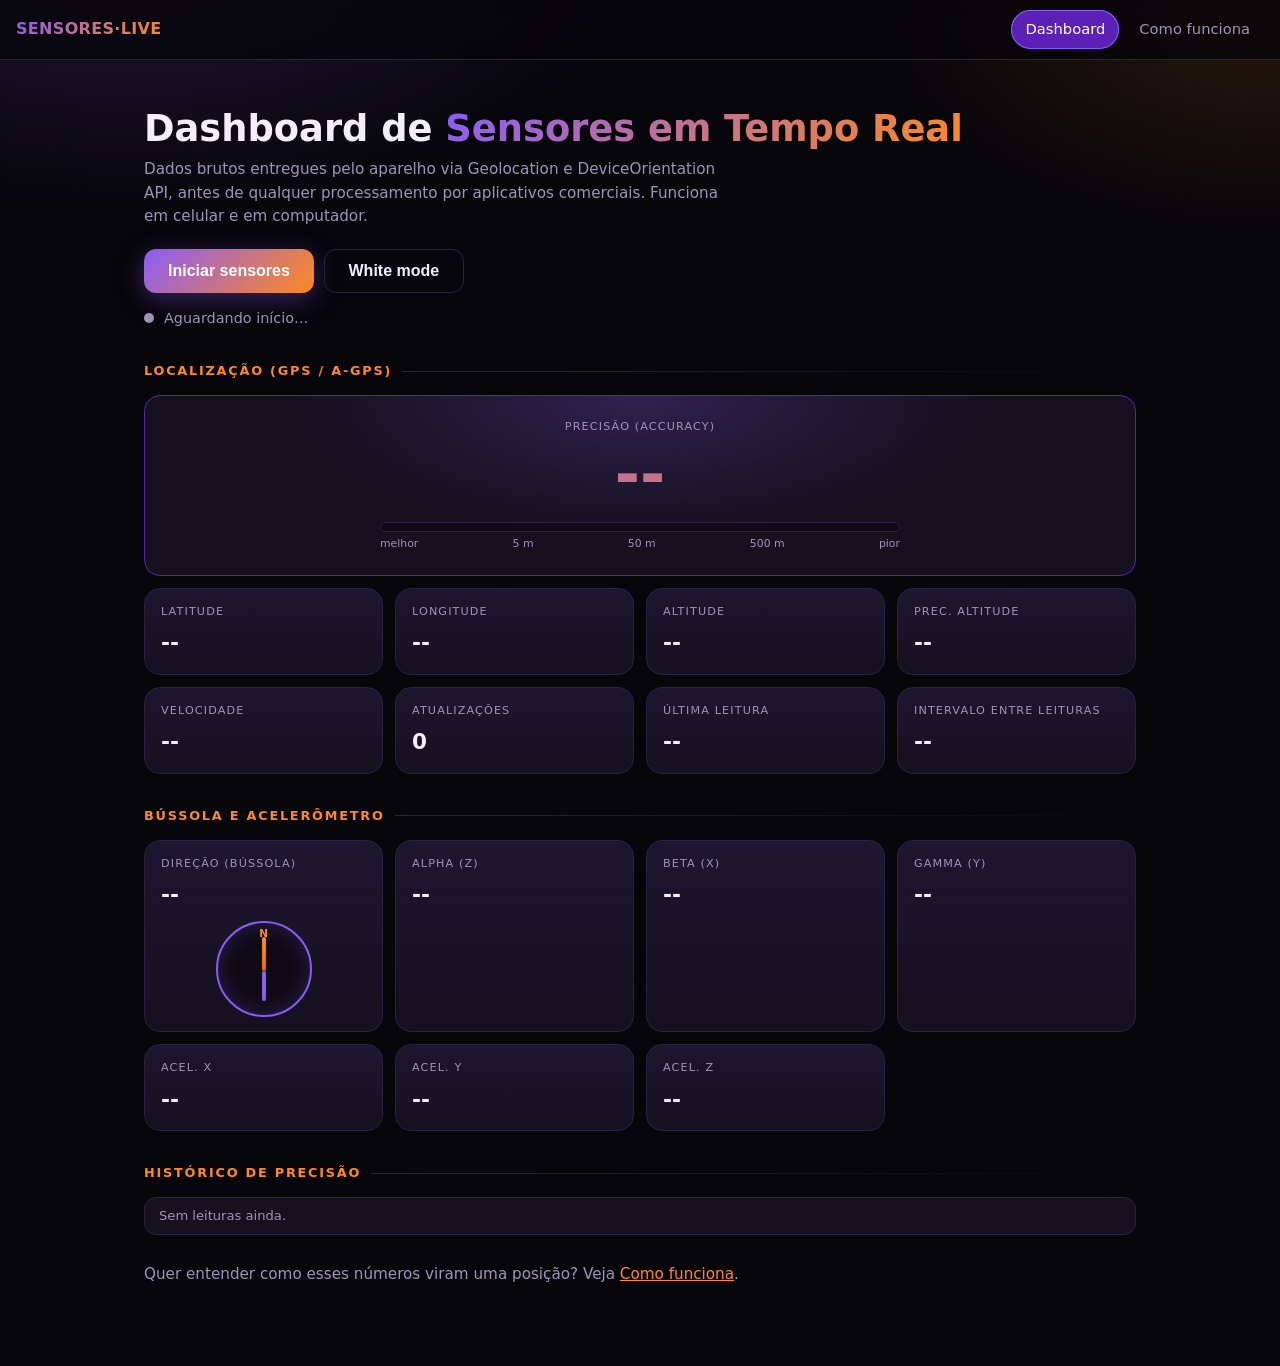
<file: index.html>
<!DOCTYPE html>
<html lang="pt-BR">
<head>
  <meta charset="UTF-8">
  <meta name="viewport" content="width=device-width, initial-scale=1">
  <title>Dashboard de Sensores em Tempo Real</title>
  <link rel="stylesheet" href="style.css">
</head>
<body>
  <nav>
    <span class="brand">SENSORES·LIVE</span>
    <a href="index.html" class="active">Dashboard</a>
    <a href="explicacao.html">Como funciona</a>
  </nav>

  <main>
    <div class="hero">
      <h1>Dashboard de <span>Sensores em Tempo Real</span></h1>
      <div class="sub">Dados brutos entregues pelo aparelho via Geolocation e DeviceOrientation API, antes de qualquer processamento por aplicativos comerciais. Funciona em celular e em computador.</div>
    </div>

    <div class="actions">
      <button id="start">Iniciar sensores</button>
      <button id="stop" class="secondary" hidden>Parar</button>
      <button id="themeToggle" class="theme-switch" type="button">White mode</button>
      <a id="mapLink" href="#" target="_blank" rel="noopener" hidden>Ver no mapa ↗</a>
    </div>
    <div class="statusbar"><span id="dot" class="dot"></span><span id="status">Aguardando início…</span></div>
    <div id="deviceNotice" class="notice" hidden></div>

    <h2>Localização (GPS / A-GPS)</h2>
    <div class="grid">
      <div class="card big">
        <div class="label">Precisão (Accuracy)</div>
        <div class="value" id="accuracy">--</div>
        <div class="quality" id="quality"></div>
        <div class="quality" id="source"></div>
        <div class="meter">
          <div class="meter-track"><div class="meter-fill" id="meterFill"></div></div>
          <div class="meter-scale"><span>melhor</span><span>5 m</span><span>50 m</span><span>500 m</span><span>pior</span></div>
        </div>
      </div>
      <div class="card"><div class="label">Latitude</div><div class="value" id="lat">--</div></div>
      <div class="card"><div class="label">Longitude</div><div class="value" id="lon">--</div></div>
      <div class="card"><div class="label">Altitude</div><div class="value" id="alt">--</div></div>
      <div class="card"><div class="label">Prec. altitude</div><div class="value" id="altAcc">--</div></div>
      <div class="card"><div class="label">Velocidade</div><div class="value" id="speed">--</div></div>
      <div class="card"><div class="label">Atualizações</div><div class="value" id="count">0</div></div>
      <div class="card"><div class="label">Última leitura</div><div class="value" id="time">--</div></div>
      <div class="card"><div class="label">Intervalo entre leituras</div><div class="value" id="interval">--</div></div>
    </div>

    <h2>Bússola e acelerômetro</h2>
    <div id="motionNotice" class="notice warn" hidden></div>
    <div class="grid">
      <div class="card">
        <div class="label">Direção (bússola)</div>
        <div class="value" id="heading">--</div>
        <div id="compass"><div id="needle"></div></div>
      </div>
      <div class="card"><div class="label">Alpha (Z)</div><div class="value" id="alpha">--</div></div>
      <div class="card"><div class="label">Beta (X)</div><div class="value" id="beta">--</div></div>
      <div class="card"><div class="label">Gamma (Y)</div><div class="value" id="gamma">--</div></div>
      <div class="card"><div class="label">Acel. X</div><div class="value" id="ax">--</div></div>
      <div class="card"><div class="label">Acel. Y</div><div class="value" id="ay">--</div></div>
      <div class="card"><div class="label">Acel. Z</div><div class="value" id="az">--</div></div>
    </div>

    <h2>Histórico de precisão</h2>
    <div id="log"></div>

    <p class="sub" style="margin-top:28px">Quer entender como esses números viram uma posição? Veja <a href="explicacao.html">Como funciona</a>.</p>
  </main>

  <script>
    const $ = id => document.getElementById(id);
    const fmt = (v, d = 2) => (v === null || v === undefined || Number.isNaN(v)) ? 'n/d' : v.toFixed(d);
    const withUnit = (v, d, u) => (v === null || v === undefined || Number.isNaN(v))
      ? '<span class="na">não informado</span>'
      : v.toFixed(d) + '<span class="unit"> ' + u + '</span>';

    const isMobile = /Android|iPhone|iPad|iPod/i.test(navigator.userAgent) ||
      (navigator.maxTouchPoints > 1 && /Macintosh/.test(navigator.userAgent));

    let updates = 0, lastTs = null, watchId = null, gotOrientation = false, gotMotion = false, motionTimer = null;

    function showDeviceNotice() {
      const n = $('deviceNotice');
      n.hidden = false;
      if (!window.isSecureContext && !location.hostname.includes('localhost') && !location.hostname.includes('127.0.0.1')) {
        n.textContent = 'Geolocalização bloqueada em HTTP. Para funcionar no celular, use HTTPS (GitHub Pages ou túnel HTTPS) ou execute em localhost em um navegador local.';
        n.classList.add('warn');
        return;
      }
      n.classList.remove('warn');
      n.textContent = isMobile
        ? 'Celular detectado: com GPS ativo e Wi-Fi ligado a precisão tende a ser a melhor possível.'
        : 'Computador detectado: a maioria dos computadores não tem chip de GPS. A posição vem do Wi-Fi ao redor ou do endereço IP, então a precisão é menor e bússola/acelerômetro normalmente não existem.';
    }

    function applyTheme(theme) {
      const isLight = theme === 'light';
      document.body.classList.toggle('light-theme', isLight);
      const btn = $('themeToggle');
      if (btn) btn.textContent = isLight ? 'Dark mode' : 'White mode';
      localStorage.setItem('sensor-theme', isLight ? 'light' : 'dark');
    }

    function classify(acc) {
      if (acc <= 20) return ['Alta — satélite combinado com Wi-Fi/rede celular (A-GPS)', 'var(--ok)'];
      if (acc <= 100) return ['Média — possivelmente só satélite ou Wi-Fi pouco mapeado', 'var(--warn)'];
      if (acc <= 1000) return ['Baixa — estimativa por torres de celular / Wi-Fi distante', 'var(--bad)'];
      return ['Muito baixa — provável localização por endereço IP', 'var(--bad)'];
    }

    function guessSource(c) {
      // Heurística didática: o navegador não informa a fonte real
      if (c.altitude !== null) return 'Fonte provável: GPS (satélites) — altitude disponível';
      if (c.accuracy <= 50) return 'Fonte provável: Wi-Fi / A-GPS';
      if (c.accuracy <= 1000) return 'Fonte provável: torres de celular ou Wi-Fi';
      return 'Fonte provável: endereço IP';
    }

    function onPosition(pos) {
      const c = pos.coords;
      updates++;
      $('lat').textContent = c.latitude.toFixed(6);
      $('lon').textContent = c.longitude.toFixed(6);
      $('alt').innerHTML = withUnit(c.altitude, 1, 'm');
      $('altAcc').innerHTML = withUnit(c.altitudeAccuracy, 1, 'm');
      $('speed').innerHTML = withUnit(c.speed === null ? null : c.speed * 3.6, 1, 'km/h');
      const accText = c.accuracy >= 1000 ? (c.accuracy / 1000).toFixed(1) : c.accuracy.toFixed(1);
      $('accuracy').innerHTML = accText + '<span class="unit"> ' + (c.accuracy >= 1000 ? 'km' : 'm') + '</span>';
      const [txt, color] = classify(c.accuracy);
      $('quality').textContent = txt;
      $('quality').style.color = color;
      $('source').textContent = guessSource(c);
      // escala logarítmica: 1 m = cheio, 1000 m = vazio
      const pct = Math.max(4, Math.min(100, 100 - (Math.log10(Math.max(c.accuracy, 1)) / 3) * 100));
      $('meterFill').style.width = pct + '%';
      $('meterFill').style.background = color;
      $('dot').className = 'dot live';
      $('count').textContent = updates;
      const t = new Date(pos.timestamp).toLocaleTimeString('pt-BR');
      $('time').textContent = t;
      if (lastTs !== null) $('interval').innerHTML = ((pos.timestamp - lastTs) / 1000).toFixed(1) + '<span class="unit"> s</span>';
      lastTs = pos.timestamp;
      $('status').textContent = 'Recebendo dados de localização…';

      const link = $('mapLink');
      link.href = `https://www.openstreetmap.org/?mlat=${c.latitude}&mlon=${c.longitude}#map=17/${c.latitude}/${c.longitude}`;
      link.hidden = false;

      if (!compassActive && c.heading !== null && !Number.isNaN(c.heading)) setHeading(c.heading);

      const line = document.createElement('div');
      line.textContent = `${t} — precisão ${fmt(c.accuracy, 1)} m`;
      $('log').prepend(line);
    }

    function onGeoError(err) {
      const msgs = {
        1: 'Permissão de localização negada. Libere o acesso no ícone de cadeado da barra de endereço e tente novamente.',
        2: 'Posição indisponível. Verifique se a localização do sistema está ativada e se há conexão com a internet.',
        3: 'Tempo esgotado ao obter a posição. Tente novamente (em computadores pode demorar mais).'
      };
      $('status').textContent = 'Erro: ' + (msgs[err.code] || err.message);
      $('dot').className = 'dot err';
      if (err.code === 1) stop();
    }

    // Ângulo acumulado (sem salto 359→0) com filtro passa-baixa e zona morta contra ruído do sensor
    let shownHeading = null;
    let compassActive = false;
    const HEADING_SMOOTH = 0.2;
    const HEADING_DEADBAND = 1.5;

    function setHeading(deg) {
      if (shownHeading === null) {
        shownHeading = deg;
      } else {
        const d = ((deg - shownHeading) % 360 + 540) % 360 - 180;
        if (Math.abs(d) < HEADING_DEADBAND) return;
        shownHeading += d * HEADING_SMOOTH;
      }
      const norm = ((Math.round(shownHeading) % 360) + 360) % 360;
      $('heading').innerHTML = norm + '°';
      $('needle').style.transform = `rotate(${-shownHeading}deg)`;
    }

    function onOrientation(e) {
      if (e.alpha === null && e.beta === null && e.gamma === null) return;
      gotOrientation = true;
      $('alpha').textContent = fmt(e.alpha, 1) + '°';
      $('beta').textContent = fmt(e.beta, 1) + '°';
      $('gamma').textContent = fmt(e.gamma, 1) + '°';
      if (typeof e.webkitCompassHeading === 'number') {
        // iOS: accuracy negativa indica bússola não calibrada
        if (e.webkitCompassAccuracy < 0) return;
        compassActive = true;
        setHeading(e.webkitCompassHeading);
      } else if (e.absolute && e.alpha !== null) {
        compassActive = true;
        setHeading((360 - e.alpha) % 360); // Android
      }
    }

    function onMotion(e) {
      const a = e.accelerationIncludingGravity;
      if (!a || (a.x === null && a.y === null && a.z === null)) return;
      gotMotion = true;
      $('ax').innerHTML = fmt(a.x) + '<span class="unit"> m/s²</span>';
      $('ay').innerHTML = fmt(a.y) + '<span class="unit"> m/s²</span>';
      $('az').innerHTML = fmt(a.z) + '<span class="unit"> m/s²</span>';
    }

    async function startMotionSensors() {
      const hasOrientation = 'DeviceOrientationEvent' in window;
      const hasMotion = 'DeviceMotionEvent' in window;
      if (!hasOrientation && !hasMotion) return reportNoMotion();

      // iOS 13+ exige permissão explícita, solicitada a partir de um clique
      if (typeof DeviceOrientationEvent !== 'undefined' &&
          typeof DeviceOrientationEvent.requestPermission === 'function') {
        try {
          const r = await DeviceOrientationEvent.requestPermission();
          if (r !== 'granted') {
            const n = $('motionNotice');
            n.hidden = false;
            n.textContent = 'Permissão para bússola/acelerômetro negada.';
            return;
          }
          if (typeof DeviceMotionEvent.requestPermission === 'function') {
            await DeviceMotionEvent.requestPermission();
          }
        } catch (e) { return reportNoMotion(); }
      }
      window.addEventListener('deviceorientationabsolute', onOrientation);
      window.addEventListener('deviceorientation', onOrientation);
      window.addEventListener('devicemotion', onMotion);

      // Em computadores os eventos existem na API, mas nunca disparam com dados
      motionTimer = setTimeout(() => {
        if (!gotOrientation && !gotMotion) reportNoMotion();
      }, 2500);
    }

    function reportNoMotion() {
      const n = $('motionNotice');
      n.hidden = false;
      n.textContent = 'Nenhum dado de bússola/acelerômetro recebido. Isso é esperado em computadores sem esses sensores — use um celular para ver esta seção. A localização acima continua funcionando.';
    }

    function stop() {
      if (watchId !== null) navigator.geolocation.clearWatch(watchId);
      watchId = null;
      clearTimeout(motionTimer);
      window.removeEventListener('deviceorientationabsolute', onOrientation);
      window.removeEventListener('deviceorientation', onOrientation);
      window.removeEventListener('devicemotion', onMotion);
      $('start').disabled = false;
      $('start').textContent = 'Reiniciar sensores';
      $('stop').hidden = true;
      if ($('dot').className === 'dot live') $('dot').className = 'dot';
    }

    $('start').addEventListener('click', () => {
      if (!('geolocation' in navigator)) {
        $('status').textContent = 'Geolocation API não suportada neste navegador.';
        return;
      }
      const isLocalHost = location.hostname === 'localhost' || location.hostname === '127.0.0.1' || location.hostname === '0.0.0.0';
      if (!window.isSecureContext && !isLocalHost) {
        $('status').textContent = 'Geolocalização bloqueada em HTTP. No celular use HTTPS ou localhost. Opção rápida: publique no GitHub Pages ou use um túnel HTTPS como ngrok/cloudflare.';
        $('dot').className = 'dot err';
        showDeviceNotice();
        return;
      }
      updates = 0; lastTs = null; gotOrientation = false; gotMotion = false;
      $('log').innerHTML = '';
      $('motionNotice').hidden = true;
      $('start').disabled = true;
      $('stop').hidden = false;
      $('status').textContent = 'Solicitando permissão…';
      showDeviceNotice();
      watchId = navigator.geolocation.watchPosition(onPosition, onGeoError, {
        enableHighAccuracy: true,
        maximumAge: 0,
        timeout: isMobile ? 20000 : 30000
      });
      startMotionSensors();
    });

    $('stop').addEventListener('click', () => {
      stop();
      $('status').textContent = 'Sensores parados.';
    });

    const savedTheme = localStorage.getItem('sensor-theme') ?? 'dark';
    applyTheme(savedTheme);
    const themeToggle = $('themeToggle');
    themeToggle?.addEventListener('click', () => {
      const nextTheme = document.body.classList.contains('light-theme') ? 'dark' : 'light';
      applyTheme(nextTheme);
    });
  </script>
</body>
</html>
</file>
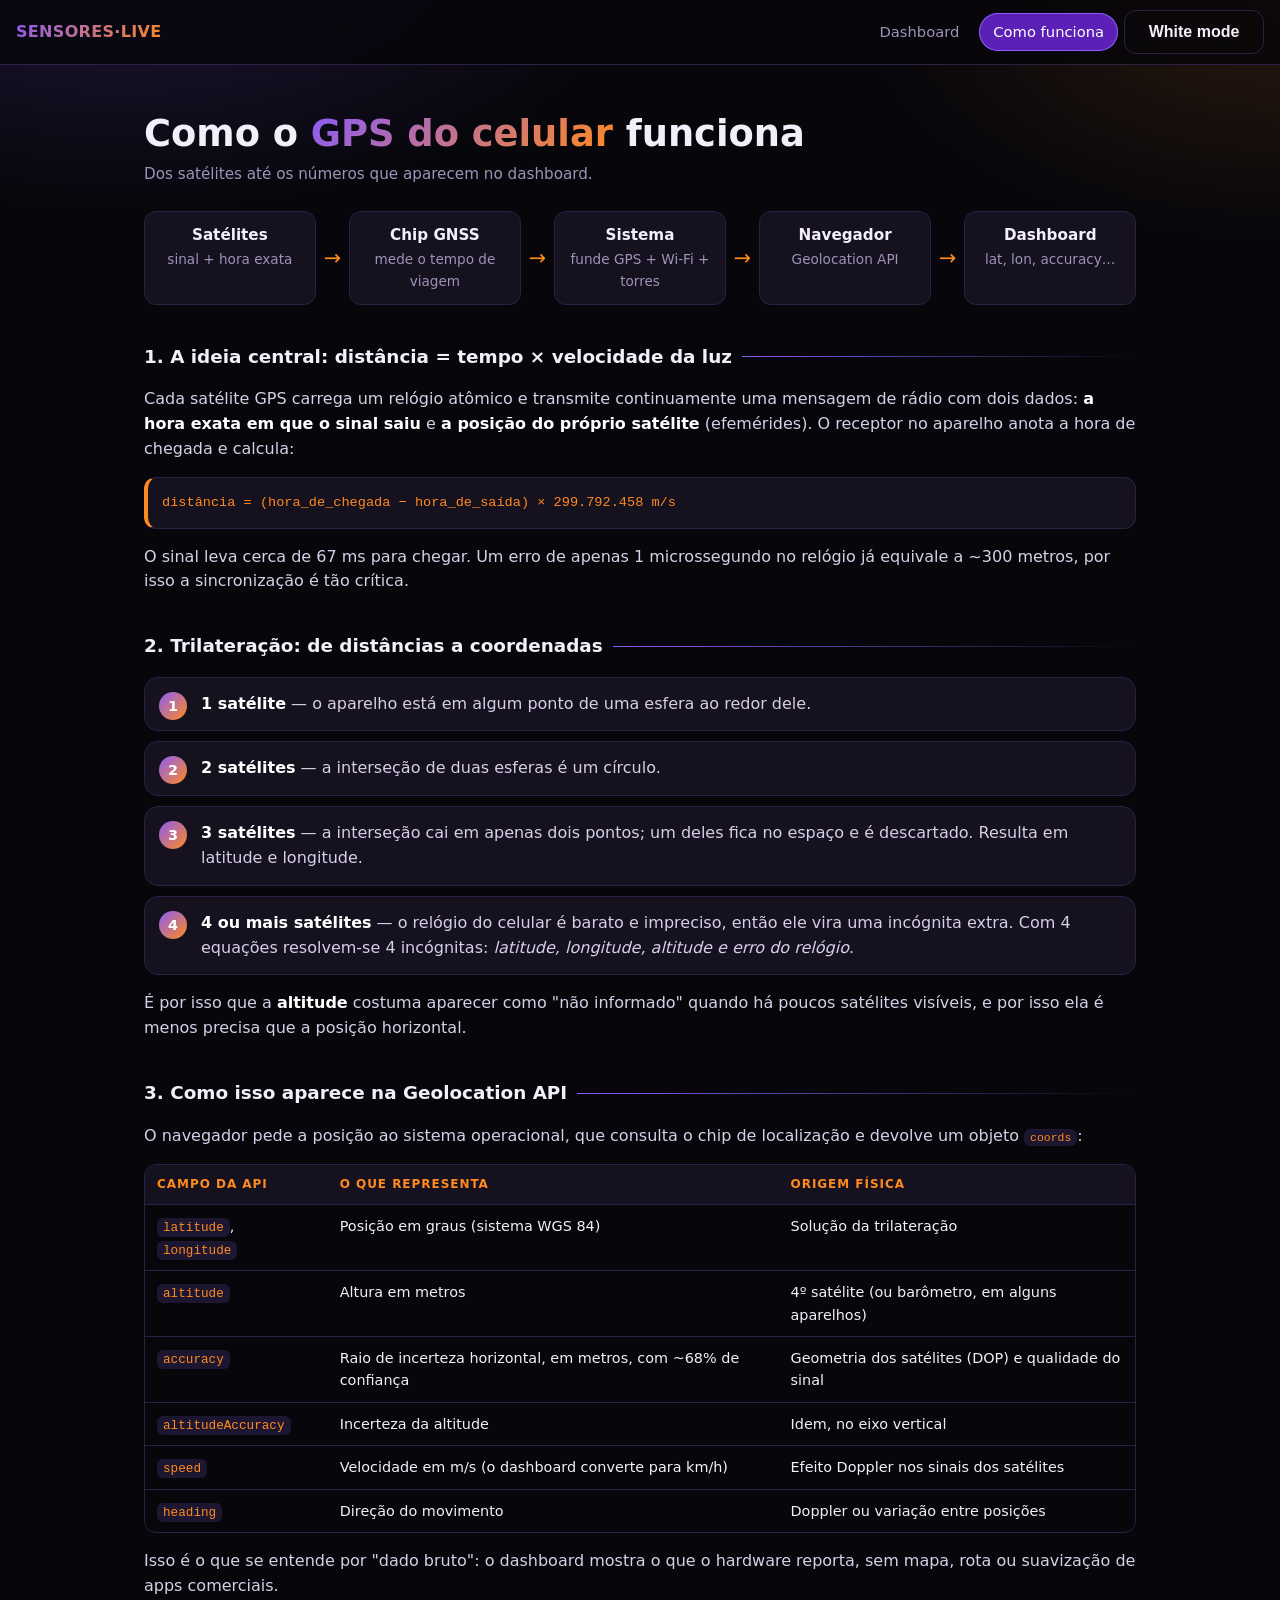
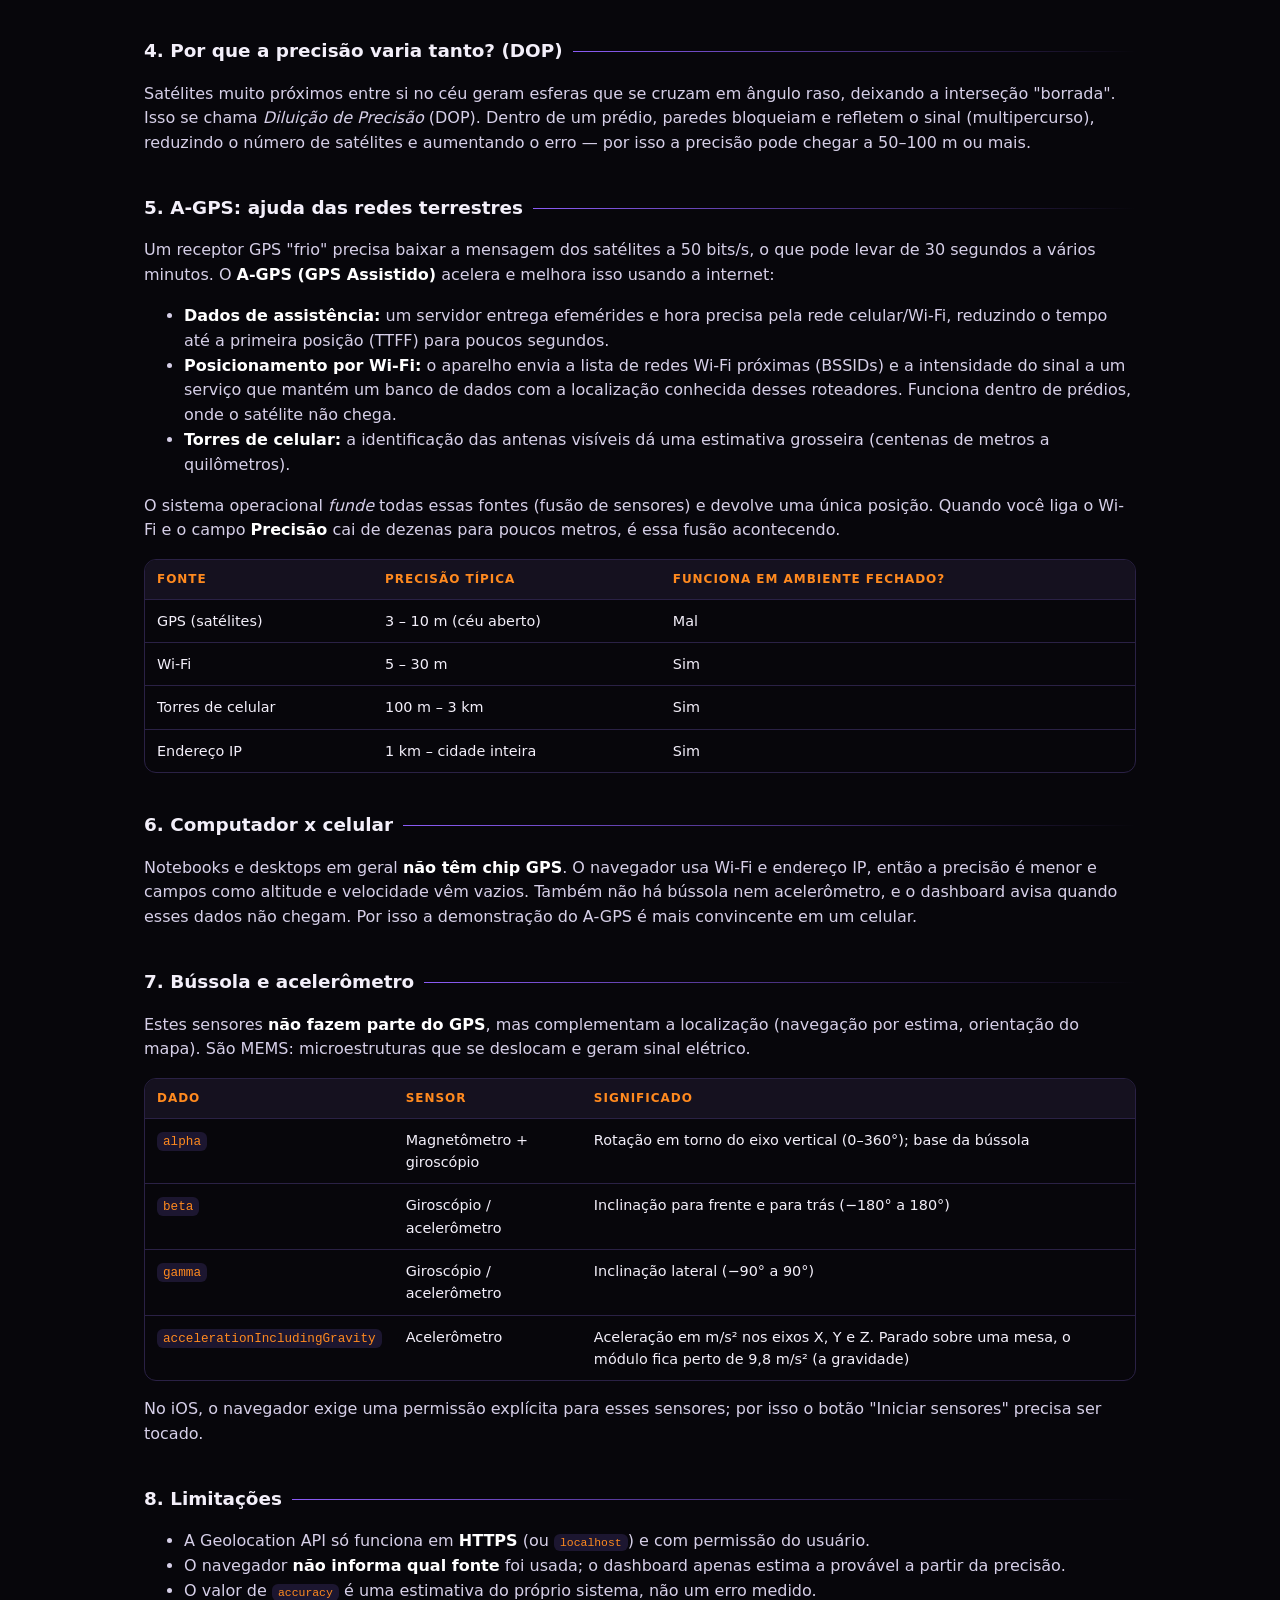
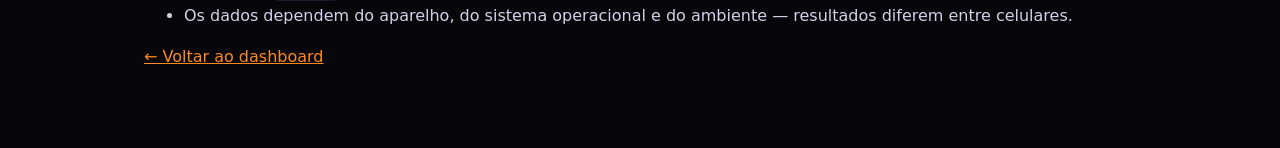
<file: explicacao.html>
<!DOCTYPE html>
<html lang="pt-BR">
<head>
  <meta charset="UTF-8">
  <meta name="viewport" content="width=device-width, initial-scale=1">
  <title>Como funciona — Dashboard de Sensores</title>
  <link rel="stylesheet" href="style.css">
</head>
<body>
  <nav>
    <span class="brand">SENSORES·LIVE</span>
    <a href="index.html">Dashboard</a>
    <a href="explicacao.html" class="active">Como funciona</a>
    <button id="themeToggle" class="theme-switch" type="button">White mode</button>
  </nav>

  <main class="prose">
    <div class="hero">
      <h1>Como o <span>GPS do celular</span> funciona</h1>
      <div class="sub">Dos satélites até os números que aparecem no dashboard.</div>
    </div>

    <div class="flow">
      <div><b>Satélites</b>sinal + hora exata</div><div class="arrow">→</div>
      <div><b>Chip GNSS</b>mede o tempo de viagem</div><div class="arrow">→</div>
      <div><b>Sistema</b>funde GPS + Wi-Fi + torres</div><div class="arrow">→</div>
      <div><b>Navegador</b>Geolocation API</div><div class="arrow">→</div>
      <div><b>Dashboard</b>lat, lon, accuracy…</div>
    </div>

    <h2>1. A ideia central: distância = tempo × velocidade da luz</h2>
    <p>Cada satélite GPS carrega um relógio atômico e transmite continuamente uma mensagem de rádio com dois dados: <strong>a hora exata em que o sinal saiu</strong> e <strong>a posição do próprio satélite</strong> (efemérides). O receptor no aparelho anota a hora de chegada e calcula:</p>
    <pre>distância = (hora_de_chegada − hora_de_saída) × 299.792.458 m/s</pre>
    <p>O sinal leva cerca de 67 ms para chegar. Um erro de apenas 1 microssegundo no relógio já equivale a ~300 metros, por isso a sincronização é tão crítica.</p>

    <h2>2. Trilateração: de distâncias a coordenadas</h2>
    <ol class="steps">
      <li><strong>1 satélite</strong> — o aparelho está em algum ponto de uma esfera ao redor dele.</li>
      <li><strong>2 satélites</strong> — a interseção de duas esferas é um círculo.</li>
      <li><strong>3 satélites</strong> — a interseção cai em apenas dois pontos; um deles fica no espaço e é descartado. Resulta em latitude e longitude.</li>
      <li><strong>4 ou mais satélites</strong> — o relógio do celular é barato e impreciso, então ele vira uma incógnita extra. Com 4 equações resolvem-se 4 incógnitas: <em>latitude, longitude, altitude e erro do relógio</em>.</li>
    </ol>
    <p>É por isso que a <strong>altitude</strong> costuma aparecer como "não informado" quando há poucos satélites visíveis, e por isso ela é menos precisa que a posição horizontal.</p>

    <h2>3. Como isso aparece na Geolocation API</h2>
    <p>O navegador pede a posição ao sistema operacional, que consulta o chip de localização e devolve um objeto <code>coords</code>:</p>
    <div class="table-wrap"><table>
      <tr><th>Campo da API</th><th>O que representa</th><th>Origem física</th></tr>
      <tr><td><code>latitude</code>, <code>longitude</code></td><td>Posição em graus (sistema WGS 84)</td><td>Solução da trilateração</td></tr>
      <tr><td><code>altitude</code></td><td>Altura em metros</td><td>4º satélite (ou barômetro, em alguns aparelhos)</td></tr>
      <tr><td><code>accuracy</code></td><td>Raio de incerteza horizontal, em metros, com ~68% de confiança</td><td>Geometria dos satélites (DOP) e qualidade do sinal</td></tr>
      <tr><td><code>altitudeAccuracy</code></td><td>Incerteza da altitude</td><td>Idem, no eixo vertical</td></tr>
      <tr><td><code>speed</code></td><td>Velocidade em m/s (o dashboard converte para km/h)</td><td>Efeito Doppler nos sinais dos satélites</td></tr>
      <tr><td><code>heading</code></td><td>Direção do movimento</td><td>Doppler ou variação entre posições</td></tr>
          </table></div>
    <p>Isso é o que se entende por "dado bruto": o dashboard mostra o que o hardware reporta, sem mapa, rota ou suavização de apps comerciais.</p>

    <h2>4. Por que a precisão varia tanto? (DOP)</h2>
    <p>Satélites muito próximos entre si no céu geram esferas que se cruzam em ângulo raso, deixando a interseção "borrada". Isso se chama <em>Diluição de Precisão</em> (DOP). Dentro de um prédio, paredes bloqueiam e refletem o sinal (multipercurso), reduzindo o número de satélites e aumentando o erro — por isso a precisão pode chegar a 50–100 m ou mais.</p>

    <h2>5. A-GPS: ajuda das redes terrestres</h2>
    <p>Um receptor GPS "frio" precisa baixar a mensagem dos satélites a 50 bits/s, o que pode levar de 30 segundos a vários minutos. O <strong>A-GPS (GPS Assistido)</strong> acelera e melhora isso usando a internet:</p>
    <ul>
      <li><strong>Dados de assistência:</strong> um servidor entrega efemérides e hora precisa pela rede celular/Wi-Fi, reduzindo o tempo até a primeira posição (TTFF) para poucos segundos.</li>
      <li><strong>Posicionamento por Wi-Fi:</strong> o aparelho envia a lista de redes Wi-Fi próximas (BSSIDs) e a intensidade do sinal a um serviço que mantém um banco de dados com a localização conhecida desses roteadores. Funciona dentro de prédios, onde o satélite não chega.</li>
      <li><strong>Torres de celular:</strong> a identificação das antenas visíveis dá uma estimativa grosseira (centenas de metros a quilômetros).</li>
    </ul>
    <p>O sistema operacional <em>funde</em> todas essas fontes (fusão de sensores) e devolve uma única posição. Quando você liga o Wi-Fi e o campo <strong>Precisão</strong> cai de dezenas para poucos metros, é essa fusão acontecendo.</p>

    <div class="table-wrap"><table>
      <tr><th>Fonte</th><th>Precisão típica</th><th>Funciona em ambiente fechado?</th></tr>
      <tr><td>GPS (satélites)</td><td>3 – 10 m (céu aberto)</td><td>Mal</td></tr>
      <tr><td>Wi-Fi</td><td>5 – 30 m</td><td>Sim</td></tr>
      <tr><td>Torres de celular</td><td>100 m – 3 km</td><td>Sim</td></tr>
      <tr><td>Endereço IP</td><td>1 km – cidade inteira</td><td>Sim</td></tr>
    </table></div>

    <h2>6. Computador x celular</h2>
    <p>Notebooks e desktops em geral <strong>não têm chip GPS</strong>. O navegador usa Wi-Fi e endereço IP, então a precisão é menor e campos como altitude e velocidade vêm vazios. Também não há bússola nem acelerômetro, e o dashboard avisa quando esses dados não chegam. Por isso a demonstração do A-GPS é mais convincente em um celular.</p>

    <h2>7. Bússola e acelerômetro</h2>
    <p>Estes sensores <strong>não fazem parte do GPS</strong>, mas complementam a localização (navegação por estima, orientação do mapa). São MEMS: microestruturas que se deslocam e geram sinal elétrico.</p>
    <div class="table-wrap"><table>
      <tr><th>Dado</th><th>Sensor</th><th>Significado</th></tr>
      <tr><td><code>alpha</code></td><td>Magnetômetro + giroscópio</td><td>Rotação em torno do eixo vertical (0–360°); base da bússola</td></tr>
      <tr><td><code>beta</code></td><td>Giroscópio / acelerômetro</td><td>Inclinação para frente e para trás (−180° a 180°)</td></tr>
      <tr><td><code>gamma</code></td><td>Giroscópio / acelerômetro</td><td>Inclinação lateral (−90° a 90°)</td></tr>
      <tr><td><code>accelerationIncludingGravity</code></td><td>Acelerômetro</td><td>Aceleração em m/s² nos eixos X, Y e Z. Parado sobre uma mesa, o módulo fica perto de 9,8 m/s² (a gravidade)</td></tr>
          </table></div>
    <p>No iOS, o navegador exige uma permissão explícita para esses sensores; por isso o botão "Iniciar sensores" precisa ser tocado.</p>

    <h2>8. Limitações</h2>
    <ul>
      <li>A Geolocation API só funciona em <strong>HTTPS</strong> (ou <code>localhost</code>) e com permissão do usuário.</li>
      <li>O navegador <strong>não informa qual fonte</strong> foi usada; o dashboard apenas estima a provável a partir da precisão.</li>
      <li>O valor de <code>accuracy</code> é uma estimativa do próprio sistema, não um erro medido.</li>
      <li>Os dados dependem do aparelho, do sistema operacional e do ambiente — resultados diferem entre celulares.</li>
    </ul>

    <script>
      function applyTheme(theme) {
        const isLight = theme === 'light';
        document.body.classList.toggle('light-theme', isLight);
        const btn = document.getElementById('themeToggle');
        if (btn) btn.textContent = isLight ? 'Dark mode' : 'White mode';
        localStorage.setItem('sensor-theme', isLight ? 'light' : 'dark');
      }

      const savedTheme = localStorage.getItem('sensor-theme') ?? 'dark';
      applyTheme(savedTheme);
      const themeToggle = document.getElementById('themeToggle');
      themeToggle?.addEventListener('click', () => {
        const nextTheme = document.body.classList.contains('light-theme') ? 'dark' : 'light';
        applyTheme(nextTheme);
      });
    </script>

    <p><a href="index.html">← Voltar ao dashboard</a></p>
  </main>
</body>
</html>
</file>
<file: style.css>
:root {
  --bg:#07060b; --bg2:#0e0b17; --card:#15111f; --card2:#1c1630; --line:#2a2145;
  --txt:#f3effa; --mute:#9d94b8;
  --purple:#8b5cf6; --purple-d:#5b21b6; --orange:#ff8a1f; --orange-d:#e86a00;
  --ok:#34d399; --warn:#ff8a1f; --bad:#f43f5e;
  --grad:linear-gradient(135deg,var(--purple) 0%,var(--orange) 100%);
}
body.light-theme {
  --bg:#f5f3ff; --bg2:#f0ebff; --card:#ffffff; --card2:#f4f0ff; --line:#d9d1f5;
  --txt:#1d1630; --mute:#5e5777;
  --purple:#7c3aed; --purple-d:#5b21b6; --orange:#f97316; --orange-d:#ea580c;
  --ok:#10b981; --warn:#f59e0b; --bad:#ef4444;
  --grad:linear-gradient(135deg,#8b5cf6 0%,#f97316 100%);
}
* { box-sizing:border-box; }
html { scroll-behavior:smooth; }
body {
  margin:0; font-family:system-ui,-apple-system,"Segoe UI",sans-serif; color:var(--txt); line-height:1.55;
  background:
    radial-gradient(900px 500px at 10% -10%, rgba(139,92,246,.22), transparent 60%),
    radial-gradient(700px 400px at 100% 0%, rgba(255,138,31,.14), transparent 60%),
    var(--bg);
  background-attachment:fixed; min-height:100vh;
}
body.light-theme {
  background:
    radial-gradient(900px 500px at 10% -10%, rgba(139,92,246,.18), transparent 60%),
    radial-gradient(700px 400px at 100% 0%, rgba(249,115,22,.12), transparent 60%),
    var(--bg);
}
body.light-theme a { color:var(--purple); }
body.light-theme .sub,
body.light-theme .prose,
body.light-theme .prose *:not(a):not(code):not(pre):not(.arrow):not(:before):not(:after),
body.light-theme .flow div,
body.light-theme .flow div b,
body.light-theme .steps li,
body.light-theme .table-wrap td,
body.light-theme .table-wrap th,
body.light-theme .table-wrap table {
  color:#111111 !important;
}
body.light-theme .prose code,
body.light-theme .prose pre {
  background:#f3f4f6;
  color:#111111 !important;
}
body.light-theme .steps li::before {
  color:#ffffff;
}
body.light-theme .prose h2,
body.light-theme .prose h1,
body.light-theme .prose h3,
body.light-theme .prose h4,
body.light-theme .prose h5,
body.light-theme .prose h6 {
  color:#111111 !important;
}
body.light-theme .prose h2::after { background:linear-gradient(90deg,var(--purple),transparent); }
body.light-theme .flow div { border-color:var(--line); }
body.light-theme .table-wrap,
body.light-theme .steps li,
body.light-theme .flow div {
  background:rgba(255,255,255,.7);
}
body.light-theme .prose .flow .arrow { color:var(--purple) !important; }
a { color:var(--orange); }

/* Navegação */
nav {
  background:rgba(7,6,11,.8); backdrop-filter:blur(10px); border-bottom:1px solid var(--line);
  display:flex; align-items:center; gap:6px; padding:10px 16px; position:sticky; top:0; z-index:10; flex-wrap:wrap;
}
nav .brand { font-weight:800; margin-right:auto; letter-spacing:.02em; background:var(--grad); -webkit-background-clip:text; background-clip:text; color:transparent; }
nav a { color:var(--mute); text-decoration:none; padding:8px 14px; border-radius:999px; font-size:.92rem; transition:.15s; }
nav a:hover { color:var(--txt); background:var(--card); }
nav a.active { color:#fff; background:var(--purple-d); box-shadow:0 0 0 1px var(--purple) inset; }

main { max-width:1040px; margin:0 auto; padding:20px 16px 48px; }

/* Cabeçalho */
.hero { padding:20px 0 6px; }
.hero h1 { font-size:clamp(1.5rem,4.5vw,2.3rem); line-height:1.15; margin:0 0 8px; font-weight:800; }
.hero h1 span { background:var(--grad); -webkit-background-clip:text; background-clip:text; color:transparent; }
.sub { color:var(--mute); font-size:.95rem; max-width:62ch; }

h1 { font-size:1.6rem; margin:8px 0 4px; }
h2 { font-size:.8rem; margin:32px 0 0; color:var(--orange); text-transform:uppercase; letter-spacing:.14em; font-weight:700; display:flex; align-items:center; gap:10px; }
h2::after { content:""; flex:1; height:1px; background:linear-gradient(90deg,var(--line),transparent); }

/* Botões */
button {
  background:var(--grad); color:#fff; border:0; border-radius:12px; padding:13px 24px; font-size:1rem; font-weight:700; cursor:pointer;
  box-shadow:0 6px 24px rgba(139,92,246,.35); transition:transform .12s, box-shadow .12s, filter .12s;
}
button:hover:not(:disabled) { transform:translateY(-1px); filter:brightness(1.08); }
button:active:not(:disabled) { transform:translateY(0); }
button:disabled { opacity:.45; cursor:default; box-shadow:none; }
button.secondary { background:transparent; border:1px solid var(--orange); color:var(--orange); box-shadow:none; }
button.theme-switch {
  background:transparent; border:1px solid var(--line); color:var(--txt); box-shadow:none; padding:12px 16px; min-width:140px;
}
body.light-theme button.theme-switch { border-color:var(--purple); }
.actions { display:flex; gap:10px; flex-wrap:wrap; align-items:center; margin-top:14px; }
.actions a { font-weight:600; text-decoration:none; }

/* Status */
.statusbar { display:flex; align-items:center; gap:10px; margin-top:14px; font-size:.9rem; color:var(--mute); }
.dot { width:10px; height:10px; border-radius:50%; background:var(--mute); flex:none; }
.dot.live { background:var(--ok); box-shadow:0 0 0 0 rgba(52,211,153,.6); animation:pulse 1.6s infinite; }
.dot.err { background:var(--bad); }
@keyframes pulse { 70% { box-shadow:0 0 0 10px rgba(52,211,153,0); } 100% { box-shadow:0 0 0 0 rgba(52,211,153,0); } }

/* Grade e cartões */
.grid { display:grid; grid-template-columns:repeat(auto-fit,minmax(150px,1fr)); gap:12px; margin-top:14px; }
.card { background:linear-gradient(180deg,var(--card2),var(--card)); border:1px solid var(--line); border-radius:16px; padding:14px 16px; transition:border-color .2s; }
.card:hover { border-color:var(--purple); }
.card .label { color:var(--mute); font-size:.7rem; text-transform:uppercase; letter-spacing:.1em; }
.card .value { font-size:1.35rem; font-weight:700; margin-top:6px; word-break:break-word; font-variant-numeric:tabular-nums; }
.unit { font-size:.8rem; color:var(--mute); font-weight:500; }
.na { color:var(--mute); font-size:.9rem; font-weight:400; }
.big { grid-column:1 / -1; text-align:center; padding:22px 16px; border-color:var(--purple-d); background:radial-gradient(500px 200px at 50% 0%, rgba(139,92,246,.22), transparent 70%), var(--card); }
.big .value { font-size:clamp(2.6rem,9vw,3.8rem); background:var(--grad); -webkit-background-clip:text; background-clip:text; color:transparent; line-height:1.1; }
.big .value .unit { color:var(--mute); -webkit-text-fill-color:var(--mute); }
.quality { font-size:.92rem; margin-top:6px; font-weight:600; }
#source { color:var(--mute); font-weight:400; font-size:.85rem; }

/* Barra de precisão */
.meter { max-width:520px; margin:14px auto 0; }
.meter-track { height:10px; border-radius:99px; background:var(--bg2); border:1px solid var(--line); overflow:hidden; }
.meter-fill { height:100%; width:0; border-radius:99px; background:var(--ok); transition:width .5s, background .5s; }
.meter-scale { display:flex; justify-content:space-between; font-size:.68rem; color:var(--mute); margin-top:4px; }

/* Avisos */
.notice { background:var(--card); border:1px solid var(--line); border-left:4px solid var(--purple); border-radius:12px; padding:11px 14px; margin-top:14px; font-size:.9rem; color:var(--mute); }
.notice.warn { border-left-color:var(--orange); }
.notice.bad { border-left-color:var(--bad); }

/* Bússola */
#compass { width:96px; height:96px; border:2px solid var(--purple); border-radius:50%; margin:10px auto 0; position:relative; background:var(--bg2); box-shadow:0 0 20px rgba(139,92,246,.25) inset; }
#compass::before { content:"N"; position:absolute; top:2px; left:50%; transform:translateX(-50%); font-size:.65rem; color:var(--orange); font-weight:700; }
#needle { position:absolute; left:50%; top:14px; width:4px; height:34px; margin-left:-2px; background:linear-gradient(var(--orange),var(--orange-d)); border-radius:2px; transform-origin:50% 34px; transition:transform .15s linear; }
#needle::after { content:""; position:absolute; left:50%; top:34px; width:4px; height:30px; margin-left:-2px; background:var(--purple); border-radius:2px; }

/* Histórico */
#log { margin-top:14px; font-size:.82rem; color:var(--mute); max-height:170px; overflow:auto; background:var(--card); border:1px solid var(--line); border-radius:12px; padding:8px 14px; font-variant-numeric:tabular-nums; }
#log:empty::before { content:"Sem leituras ainda."; }
#log div { padding:3px 0; border-bottom:1px dashed var(--line); }
#log div:last-child { border-bottom:0; }

/* Página explicativa */
.prose p, .prose li { color:#d6cfe8; }
.prose h2 { color:var(--txt); font-size:1.15rem; text-transform:none; letter-spacing:0; margin-top:38px; }
.prose h2::after { background:linear-gradient(90deg,var(--purple),transparent); }
.prose strong { color:#fff; }
.prose code { background:var(--card2); color:var(--orange); padding:2px 6px; border-radius:6px; font-size:.88em; }
.prose pre { background:var(--card); border:1px solid var(--line); border-left:4px solid var(--orange); padding:14px; border-radius:12px; overflow:auto; font-size:.85rem; color:var(--orange); }
.table-wrap { overflow-x:auto; border:1px solid var(--line); border-radius:12px; margin:14px 0; }
.prose table { width:100%; border-collapse:collapse; font-size:.9rem; min-width:480px; }
.prose th, .prose td { text-align:left; padding:10px 12px; border-bottom:1px solid var(--line); vertical-align:top; }
.prose th { color:var(--orange); font-size:.75rem; text-transform:uppercase; letter-spacing:.08em; background:var(--card); }
.prose tr:last-child td { border-bottom:0; }
.steps { counter-reset:s; list-style:none; padding:0; }
.steps li { counter-increment:s; background:var(--card); border:1px solid var(--line); border-radius:14px; padding:14px 16px 14px 56px; margin:10px 0; position:relative; }
.steps li::before { content:counter(s); position:absolute; left:14px; top:14px; width:28px; height:28px; border-radius:50%; background:var(--grad); color:#fff; text-align:center; font-size:.9rem; line-height:28px; font-weight:700; }

body.light-theme .prose p,
body.light-theme .prose li,
body.light-theme .prose strong,
body.light-theme .prose td,
body.light-theme .prose th,
body.light-theme .prose .flow div,
body.light-theme .prose .flow div b,
body.light-theme .prose .steps li,
body.light-theme .prose code,
body.light-theme .prose pre,
body.light-theme .prose table,
body.light-theme .prose h2,
body.light-theme .prose h1,
body.light-theme .prose h3,
body.light-theme .prose h4,
body.light-theme .prose h5,
body.light-theme .prose h6 {
  color:#111111 !important;
}
body.light-theme .prose code,
body.light-theme .prose pre {
  background:#f3f4f6;
}
body.light-theme .flow div,
body.light-theme .steps li,
body.light-theme .table-wrap {
  background:rgba(255,255,255,.7);
}
body.light-theme .prose .flow .arrow { color:var(--purple) !important; }

/* Fluxo visual */
.flow { display:flex; align-items:stretch; gap:8px; flex-wrap:wrap; margin:18px 0; }
.flow div { flex:1 1 130px; background:var(--card); border:1px solid var(--line); border-radius:12px; padding:12px; text-align:center; font-size:.85rem; color:var(--mute); }
.flow div b { display:block; color:var(--txt); font-size:.95rem; margin-bottom:2px; }
.flow .arrow { flex:0 0 auto; min-width:0; background:none; border:0; padding:0; align-self:center; color:var(--orange); font-size:1.3rem; }

@media (min-width:800px) {
  main { padding:28px 24px 64px; }
  .grid { grid-template-columns:repeat(4,1fr); }
  .big { grid-column:span 4; }
}
@media (max-width:520px) {
  nav { flex-wrap:nowrap; gap:2px; padding:8px 10px; }
  nav .brand { font-size:.78rem; white-space:nowrap; }
  nav a { padding:7px 10px; font-size:.82rem; white-space:nowrap; }
  .grid { grid-template-columns:repeat(2,1fr); }
  .card .value { font-size:1.15rem; }
  .flow .arrow { display:none; }
  button { width:100%; }
  .actions a { width:100%; text-align:center; }
}
</file>
